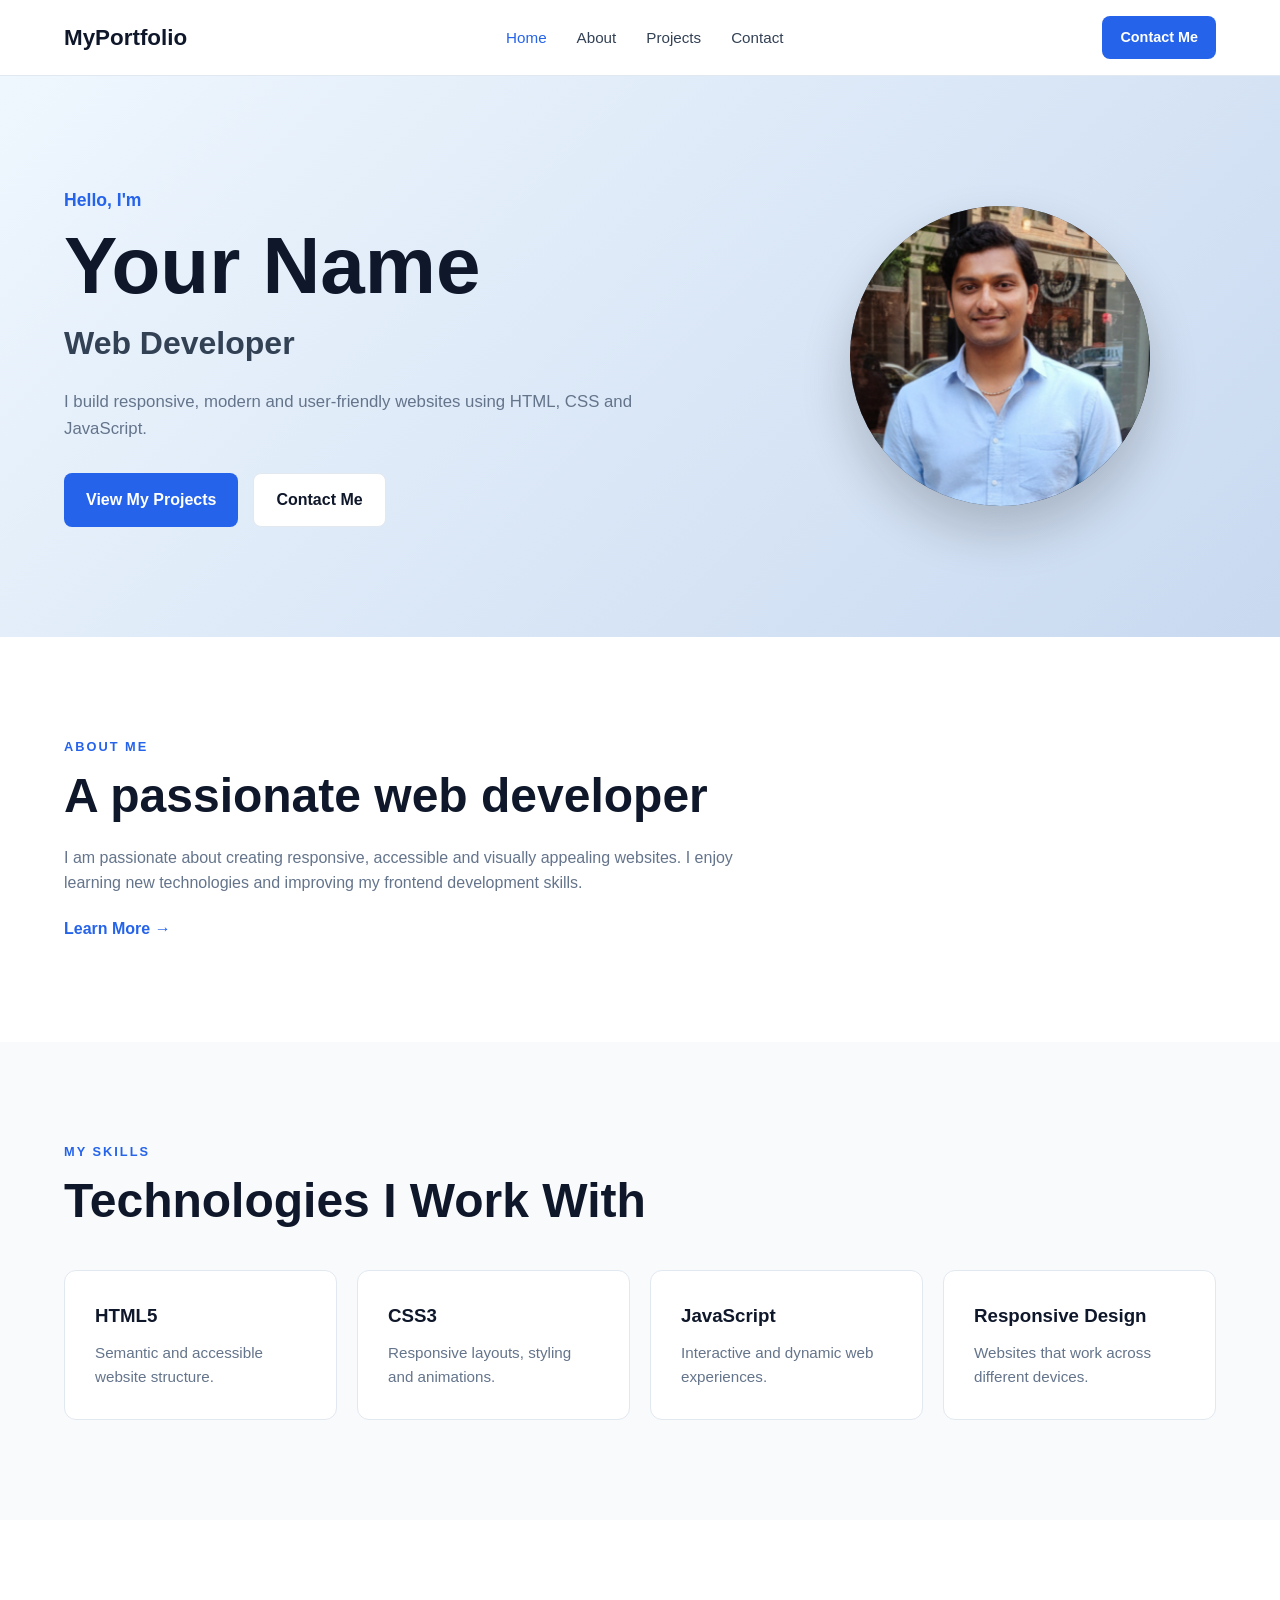
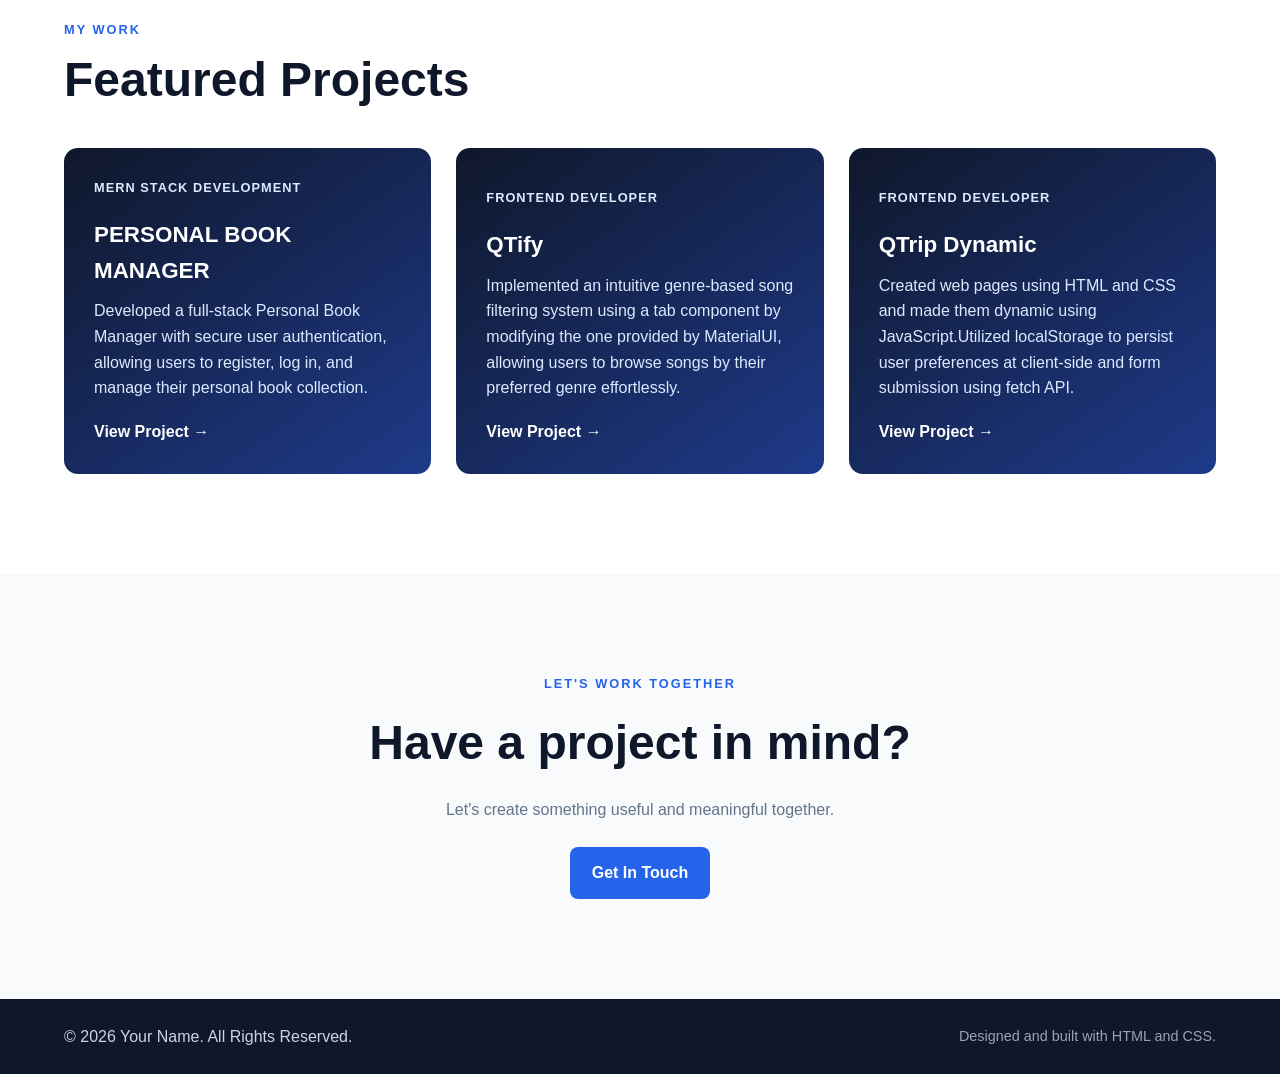
<file: index.html>
<!doctype html>
<html lang="en">
  <head>
    <meta charset="UTF-8" />
    <meta name="viewport" content="width=device-width, initial-scale=1.0" />
    <title>My Portfolio | Web Developer</title>
    <link rel="stylesheet" href="css/style.css" />
  </head>
  <body>
    <!-- Header -->
    <header class="header">
      <nav class="navbar container">
        <a href="index.html" class="logo"> MyPortfolio </a>

        <ul class="nav-links" id="nav-links">
          <li>
            <a href="index.html" class="active">Home</a>
          </li>

          <li>
            <a href="about.html">About</a>
          </li>

          <li>
            <a href="projects.html">Projects</a>
          </li>

          <li>
            <a href="contact.html">Contact</a>
          </li>
        </ul>

        <a href="contact.html" class="nav-button"> Contact Me </a>

        <button
          class="menu-toggle"
          id="menu-toggle"
          aria-label="Open navigation menu"
          aria-expanded="false"
          aria-controls="nav-links"
        >
          ☰
        </button>
      </nav>
    </header>

    <main>
      <!-- Hero section -->
      <section class="hero">
        <div class="container hero-content">
          <div class="hero-text">
            <p class="hero-intro">Hello, I'm</p>

            <h1>Your Name</h1>

            <h2>Web Developer</h2>

            <p class="hero-description">
              I build responsive, modern and user-friendly websites using HTML,
              CSS and JavaScript.
            </p>

            <div class="hero-buttons">
              <a href="projects.html" class="btn btn-primary">
                View My Projects
              </a>

              <a href="contact.html" class="btn btn-secondary"> Contact Me </a>
            </div>
          </div>

          <div class="hero-image">
            <div class="image-container">
              <img src="assets/myPic2.png" alt="Profile Image" />
            </div>
          </div>
        </div>
      </section>

      <!-- About Section -->
      <section class="about">
        <div class="container">
          <p class="section-label">ABOUT ME</p>

          <h2 class="section-title">A passionate web developer</h2>

          <p class="section-description">
            I am passionate about creating responsive, accessible and visually
            appealing websites. I enjoy learning new technologies and improving
            my frontend development skills.
          </p>

          <a href="about.html" class="text-link"> Learn More → </a>
        </div>
      </section>

      <!-- Skills Section -->
      <section class="skills">
        <div class="container">
          <p class="section-label">MY SKILLS</p>

          <h2 class="section-title">Technologies I Work With</h2>

          <div class="skills-grid">
            <article class="skill-card">
              <h3>HTML5</h3>
              <p>Semantic and accessible website structure.</p>
            </article>

            <article class="skill-card">
              <h3>CSS3</h3>
              <p>Responsive layouts, styling and animations.</p>
            </article>

            <article class="skill-card">
              <h3>JavaScript</h3>
              <p>Interactive and dynamic web experiences.</p>
            </article>

            <article class="skill-card">
              <h3>Responsive Design</h3>
              <p>Websites that work across different devices.</p>
            </article>
          </div>
        </div>
      </section>

      <!-- Projects Section -->
      <section class="projects">
        <div class="container">
          <p class="section-label">MY WORK</p>

          <h2 class="section-title">Featured Projects</h2>

          <div class="projects-grid">
            <article class="project-card">
              <div class="project-content">
                <p class="project-category">MERN Stack Development</p>

                <h3>PERSONAL BOOK MANAGER</h3>

                <p>
                  Developed a full-stack Personal Book Manager with secure user
                  authentication, allowing users to register, log in, and manage
                  their personal book collection.
                </p>

                <a
                  href="https://hrk-personal-book-manager.vercel.app/"
                  target="_blank"
                  class="text-link"
                >
                  View Project →
                </a>
              </div>
            </article>

            <article class="project-card">
              <div class="project-content">
                <p class="project-category">Frontend Developer</p>

                <h3>QTify</h3>

                <p>
                  Implemented an intuitive genre-based song filtering system
                  using a tab component by modifying the one provided by
                  MaterialUI, allowing users to browse songs by their preferred
                  genre effortlessly.
                </p>

                <a
                  href="https://hrk-qtify.vercel.app/"
                  target="_blank"
                  class="text-link"
                >
                  View Project →
                </a>
              </div>
            </article>

            <article class="project-card">
              <div class="project-content">
                <p class="project-category">Frontend Developer</p>

                <h3>QTrip Dynamic</h3>

                <p>
                  Created web pages using HTML and CSS and made them dynamic
                  using JavaScript.Utilized localStorage to persist user
                  preferences at client-side and form submission using fetch
                  API.
                </p>

                <a
                  href="https://qtrip-dynamic-rm0e1losg-harishs-projects-536290ad.vercel.app/"
                  target="_blank"
                  class="text-link"
                >
                  View Project →
                </a>
              </div>
            </article>
          </div>
        </div>
      </section>

      <!-- Call to Action Section -->
      <section class="cta-section">
        <div class="container cta-content">
          <p class="section-label">LET'S WORK TOGETHER</p>

          <h2>Have a project in mind?</h2>

          <p>Let's create something useful and meaningful together.</p>

          <a href="#" class="btn btn-primary"> Get In Touch </a>
        </div>
      </section>
    </main>

    <!-- Footer -->
    <footer class="footer">
      <div class="container footer-content">
        <p>© 2026 Your Name. All Rights Reserved.</p>

        <p class="footer-note">Designed and built with HTML and CSS.</p>
      </div>
    </footer>

    <script src="js/script.js"></script>
  </body>
</html>
</file>
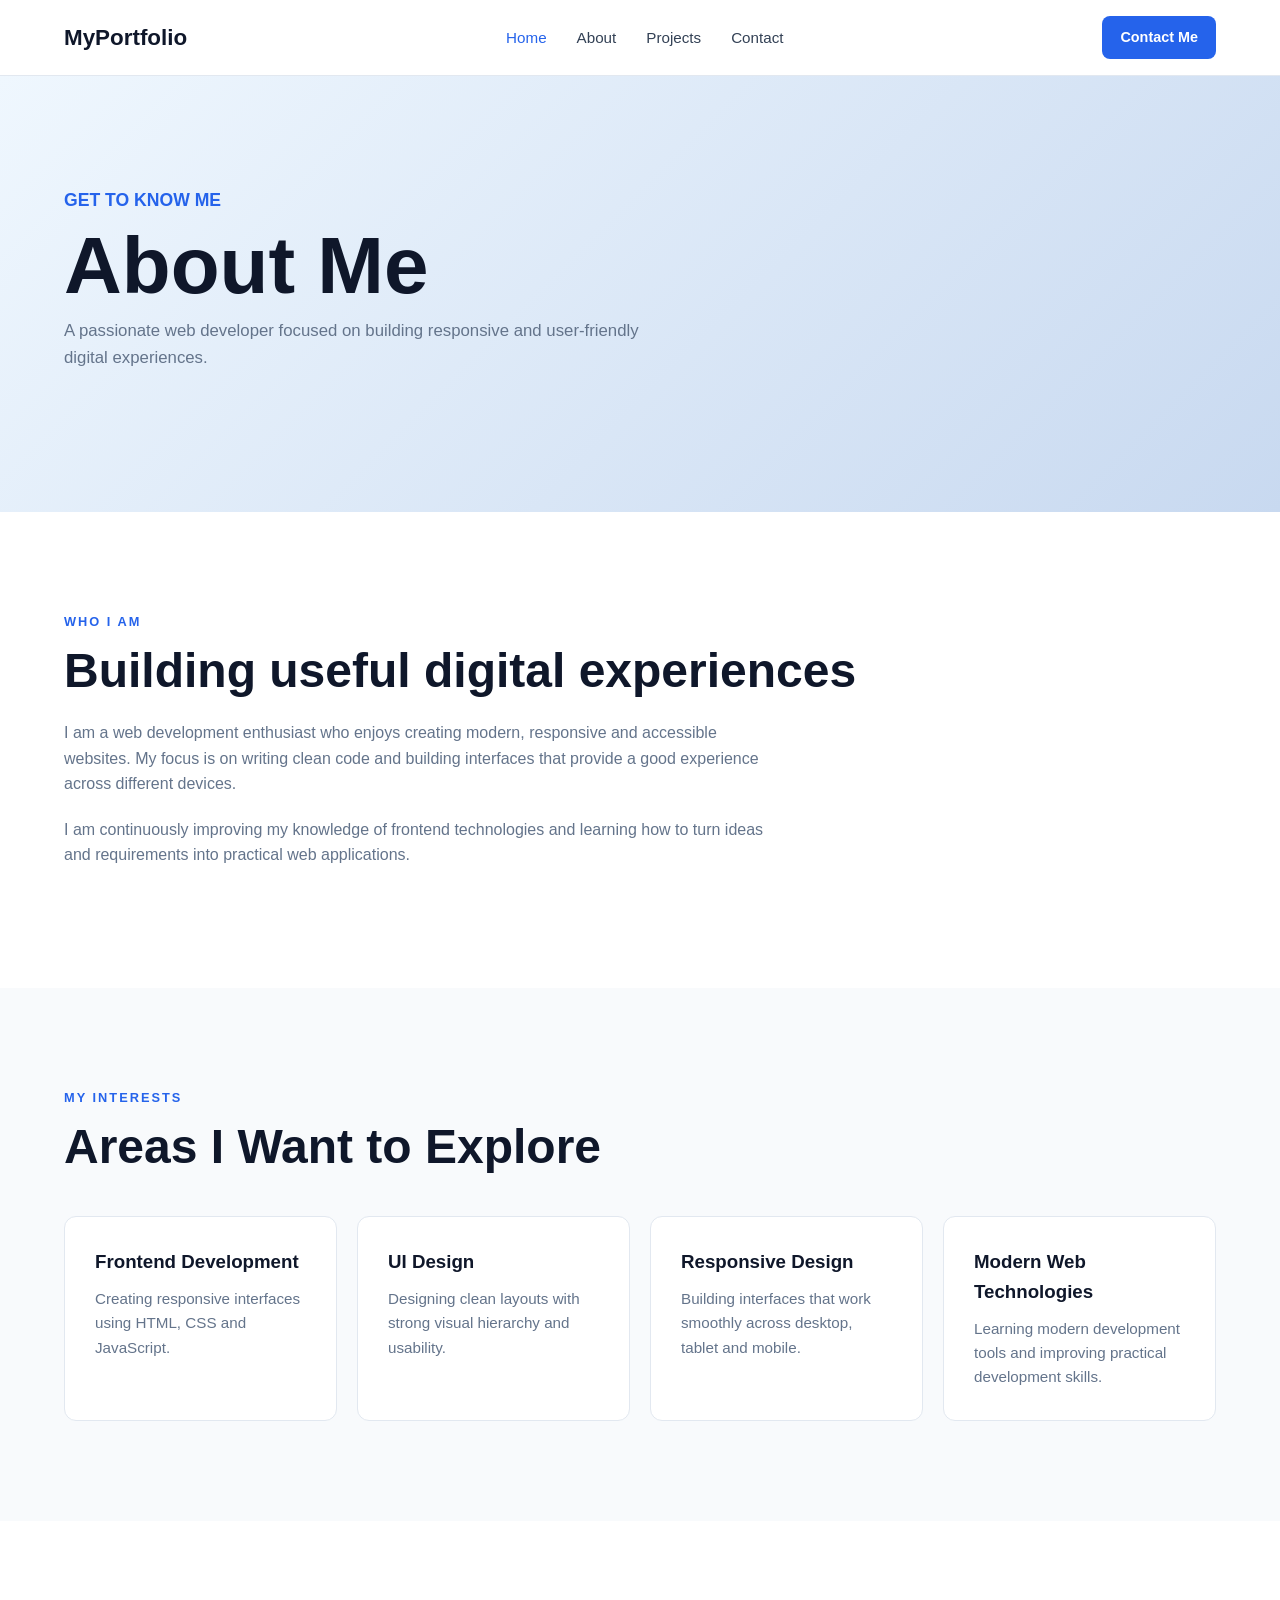
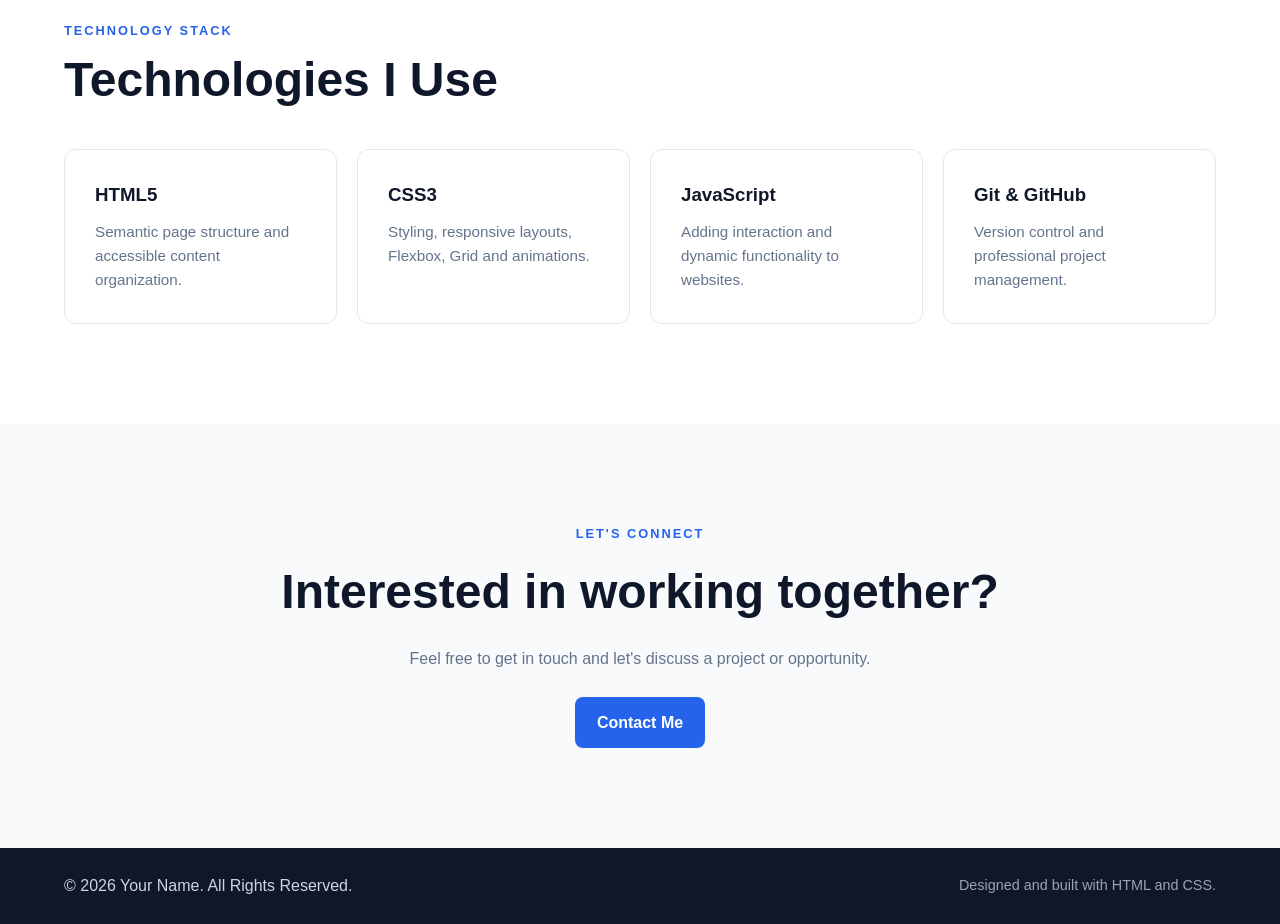
<file: about.html>
<!doctype html>
<html lang="en">
  <head>
    <meta charset="UTF-8" />
    <meta name="viewport" content="width=device-width, initial-scale=1.0" />
    <title>About Me | My Portfolio</title>
    <link rel="stylesheet" href="css/style.css" />
  </head>
  <body>
    <!-- Header -->
    <header class="header">
      <nav class="navbar container">
        <a href="index.html" class="logo"> MyPortfolio </a>

        <ul class="nav-links" id="nav-links">
          <li>
            <a href="index.html" class="active">Home</a>
          </li>

          <li>
            <a href="about.html">About</a>
          </li>

          <li>
            <a href="projects.html">Projects</a>
          </li>

          <li>
            <a href="contact.html">Contact</a>
          </li>
        </ul>

        <a href="contact.html" class="nav-button"> Contact Me </a>

        <button
          class="menu-toggle"
          id="menu-toggle"
          aria-label="Open navigation menu"
          aria-expanded="false"
          aria-controls="nav-links"
        >
          ☰
        </button>
      </nav>
    </header>

    <main>
      <!-- About hero section -->
      <section class="hero">
        <div class="container">
          <p class="hero-intro">GET TO KNOW ME</p>

          <h1>About Me</h1>

          <p class="hero-description">
            A passionate web developer focused on building responsive and
            user-friendly digital experiences.
          </p>
        </div>
      </section>

      <section class="about">
        <div class="container">
          <p class="section-label">WHO I AM</p>

          <h2 class="section-title">Building useful digital experiences</h2>

          <p class="section-description">
            I am a web development enthusiast who enjoys creating modern,
            responsive and accessible websites. My focus is on writing clean
            code and building interfaces that provide a good experience across
            different devices.
          </p>

          <p class="section-description">
            I am continuously improving my knowledge of frontend technologies
            and learning how to turn ideas and requirements into practical web
            applications.
          </p>
        </div>
      </section>

      <!-- Skills Section -->
       <section class="skills">

            <div class="container">

                <p class="section-label">
                    MY INTERESTS
                </p>

                <h2 class="section-title">
                    Areas I Want to Explore
                </h2>

                <div class="skills-grid">

                    <article class="skill-card">

                        <h3>
                            Frontend Development
                        </h3>

                        <p>
                            Creating responsive interfaces using
                            HTML, CSS and JavaScript.
                        </p>

                    </article>


                    <article class="skill-card">

                        <h3>
                            UI Design
                        </h3>

                        <p>
                            Designing clean layouts with strong
                            visual hierarchy and usability.
                        </p>

                    </article>


                    <article class="skill-card">

                        <h3>
                            Responsive Design
                        </h3>

                        <p>
                            Building interfaces that work smoothly
                            across desktop, tablet and mobile.
                        </p>

                    </article>


                    <article class="skill-card">

                        <h3>
                            Modern Web Technologies
                        </h3>

                        <p>
                            Learning modern development tools and
                            improving practical development skills.
                        </p>

                    </article>

                </div>

            </div>

        </section>

        <!-- About Technology -->
         <section class="projects">

            <div class="container">

                <p class="section-label">
                    TECHNOLOGY STACK
                </p>

                <h2 class="section-title">
                    Technologies I Use
                </h2>

                <div class="skills-grid">

                    <article class="skill-card">
                        <h3>HTML5</h3>
                        <p>
                            Semantic page structure and accessible
                            content organization.
                        </p>
                    </article>

                    <article class="skill-card">
                        <h3>CSS3</h3>
                        <p>
                            Styling, responsive layouts, Flexbox,
                            Grid and animations.
                        </p>
                    </article>

                    <article class="skill-card">
                        <h3>JavaScript</h3>
                        <p>
                            Adding interaction and dynamic
                            functionality to websites.
                        </p>
                    </article>

                    <article class="skill-card">
                        <h3>Git & GitHub</h3>
                        <p>
                            Version control and professional
                            project management.
                        </p>
                    </article>

                </div>

            </div>

        </section>


        <!-- CTA -->
        <section class="cta-section">

            <div class="container cta-content">

                <p class="section-label">
                    LET'S CONNECT
                </p>

                <h2>
                    Interested in working together?
                </h2>

                <p>
                    Feel free to get in touch and let's discuss
                    a project or opportunity.
                </p>

                <a
                    href="contact.html"
                    class="btn btn-primary"
                >
                    Contact Me
                </a>

            </div>

        </section>
    </main>

    <!-- Footer -->
    <footer class="footer">
      <div class="container footer-content">
        <p>© 2026 Your Name. All Rights Reserved.</p>

        <p class="footer-note">Designed and built with HTML and CSS.</p>
      </div>
    </footer>
    <script src="js/script.js"></script>
  </body>
</html>
</file>
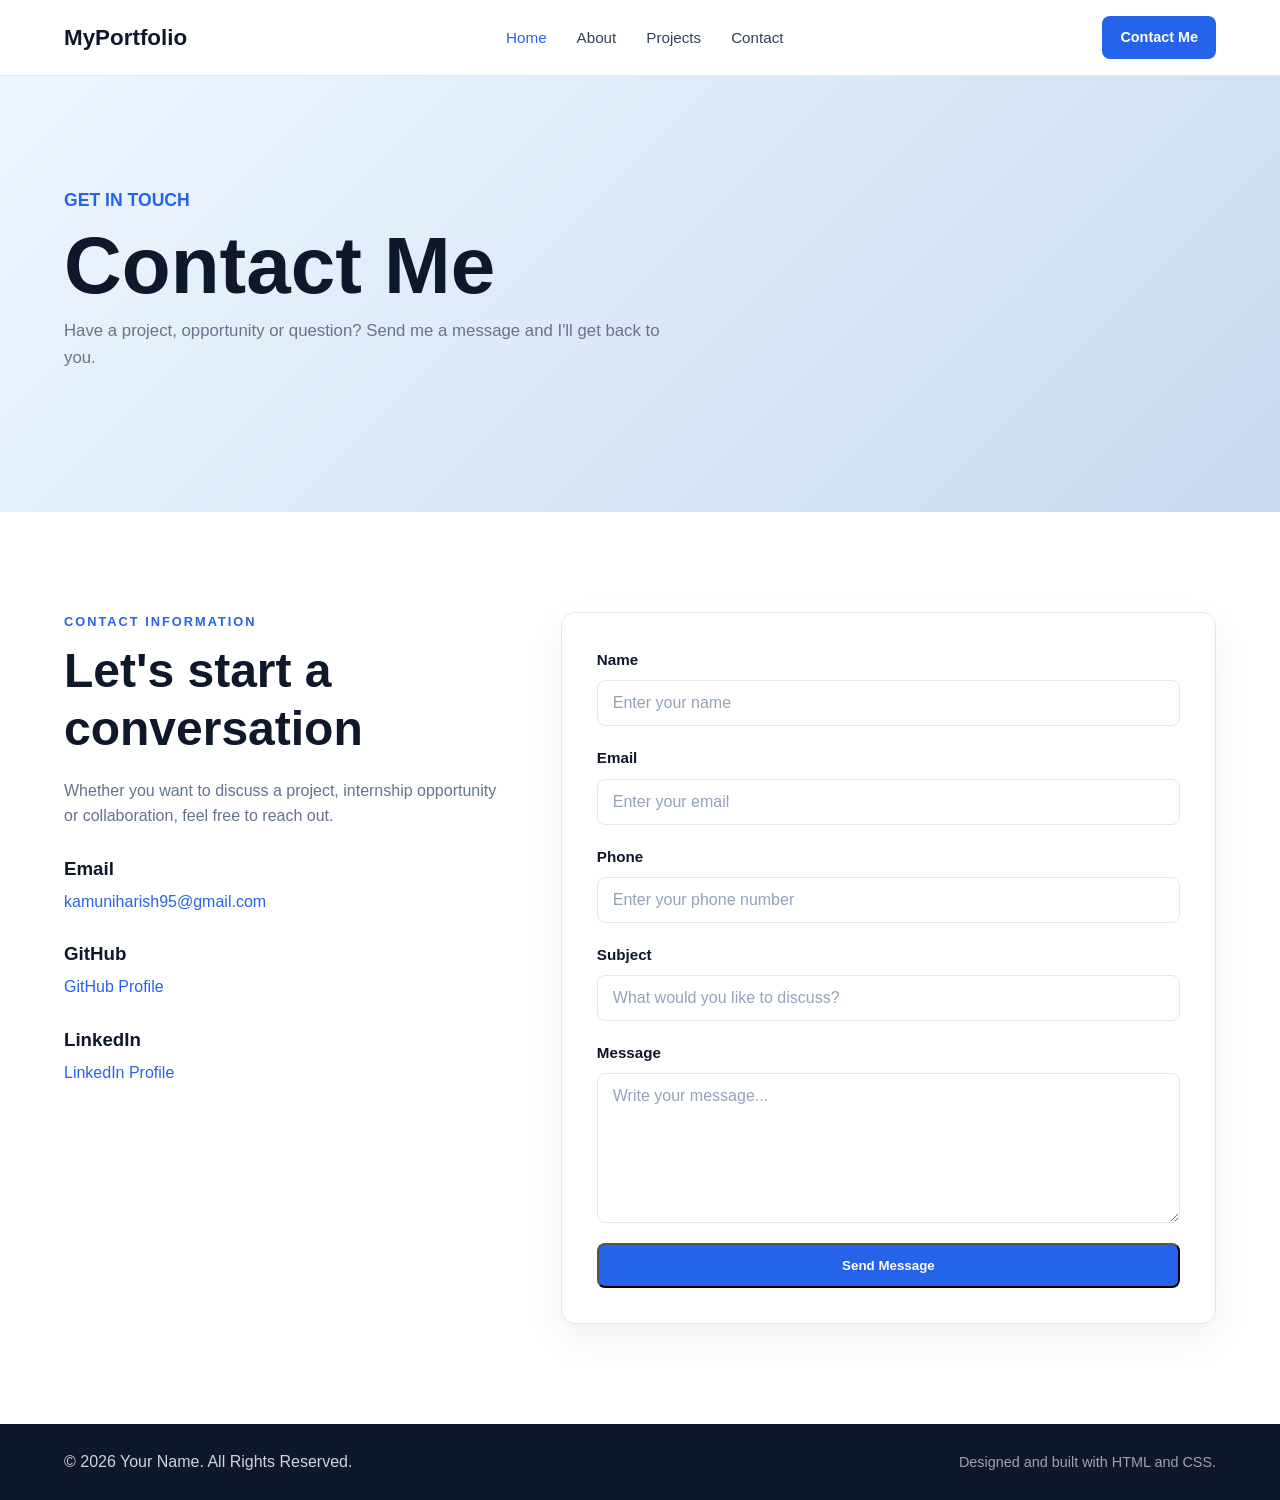
<file: contact.html>
<!DOCTYPE html>
<html lang="en">
<head>
    <meta charset="UTF-8">
    <meta name="viewport" content="width=device-width, initial-scale=1.0">
    <title>Contact | My Portfolio</title>
    <link rel="stylesheet" href="css/style.css" />
</head>
<body>
     <!-- Header -->
    <header class="header">
      <nav class="navbar container">
        <a href="index.html" class="logo"> MyPortfolio </a>

        <ul class="nav-links" id="nav-links">
          <li>
            <a href="index.html" class="active">Home</a>
          </li>

          <li>
            <a href="about.html">About</a>
          </li>

          <li>
            <a href="projects.html">Projects</a>
          </li>

          <li>
            <a href="contact.html">Contact</a>
          </li>
        </ul>

        <a href="contact.html" class="nav-button"> Contact Me </a>

        <button
          class="menu-toggle"
          id="menu-toggle"
          aria-label="Open navigation menu"
          aria-expanded="false"
          aria-controls="nav-links"
        >
          ☰
        </button>
      </nav>
    </header>

    <main>
        <!-- Hero section -->
         <section class="hero">
        <div class="container">
          <p class="hero-intro">GET IN TOUCH</p>

          <h1>Contact Me</h1>

          <p class="hero-description">
            Have a project, opportunity or question? Send me a message and I'll
            get back to you.
          </p>
        </div>
      </section>

       <!-- Contact Section -->
      <section class="about">
        <div class="container">
          <div class="contact-layout">
            <!-- Contact Information -->
            <div class="contact-info">
              <p class="section-label">CONTACT INFORMATION</p>

              <h2 class="section-title">Let's start a conversation</h2>

              <p class="section-description">
                Whether you want to discuss a project, internship opportunity or
                collaboration, feel free to reach out.
              </p>

              <div class="contact-item">
                <h3>Email</h3>

                <a href="mailto:kamuniharish95@gmail.com">
                  kamuniharish95@gmail.com
                </a>
              </div>

              <div class="contact-item">
                <h3>GitHub</h3>

                <a
                  href="https://github.com/HarishKamuni"
                  target="_blank"
                  rel="noopener noreferrer"
                >
                  GitHub Profile
                </a>
              </div>

              <div class="contact-item">
                <h3>LinkedIn</h3>

                <a
                  href="https://www.linkedin.com/in/harish-kamuni-250032195/?isSelfProfile=true"
                  target="_blank"
                  rel="noopener noreferrer"
                >
                  LinkedIn Profile
                </a>
              </div>
            </div>

            <!-- Contact Form -->
            <div class="contact-form-wrapper">
              <form
                class="contact-form"
                action="https://formsubmit.co/kamuniharish95@gmail.com"
                method="post"
              >
                <div class="form-group">    

                  <label for="name"> Name </label>

                  <input
                    type="text"
                    id="name"
                    name="name"
                    placeholder="Enter your name"
                    required
                    autocomplete="name"
                  />
                </div>

                <div class="form-group">
                  <label for="email"> Email </label>

                  <input
                    type="email"
                    id="email"
                    name="email"
                    placeholder="Enter your email"
                    required
                    autocomplete="email"
                  />
                </div>

                <div class="form-group">
                  <label for="phone"> Phone </label>

                  <input
                    type="tel"
                    id="phone"
                    name="phone"
                    placeholder="Enter your phone number"
                    autocomplete="tel"
                  />
                </div>

                <div class="form-group">
                  <label for="subject"> Subject </label>

                  <input
                    type="text"
                    id="subject"
                    name="subject"
                    placeholder="What would you like to discuss?"
                    required
                  />
                </div>

                <div class="form-group">
                  <label for="message"> Message </label>

                  <textarea
                    id="message"
                    name="message"
                    rows="6"
                    placeholder="Write your message..."
                    required
                  ></textarea>
                </div>

                <button type="submit" class="btn btn-primary">
                  Send Message
                </button>
              </form>
            </div>
          </div>
        </div>
      </section>

    </main>

     <!-- Footer -->
    <footer class="footer">
      <div class="container footer-content">
        <p>© 2026 Your Name. All Rights Reserved.</p>

        <p class="footer-note">Designed and built with HTML and CSS.</p>
      </div>
    </footer>
    <script src="js/script.js"></script>
</body>
</html>
</file>
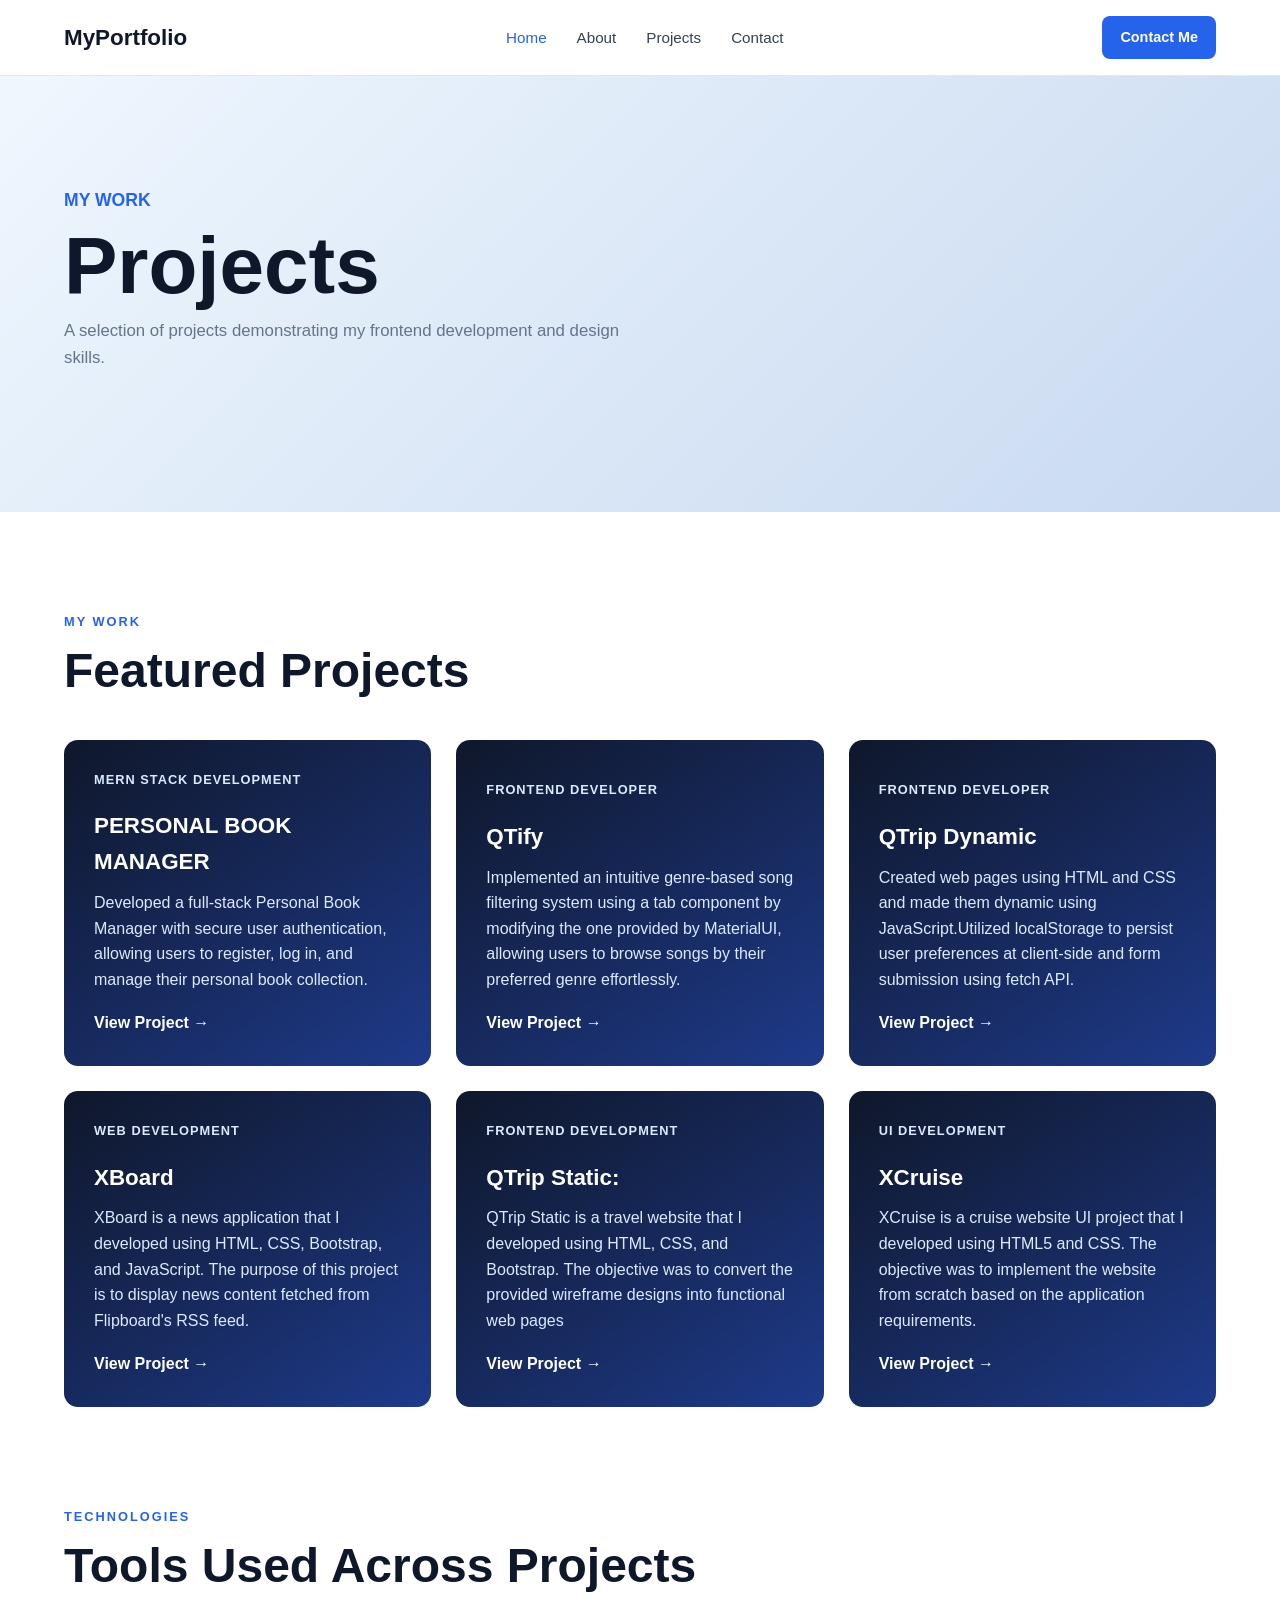
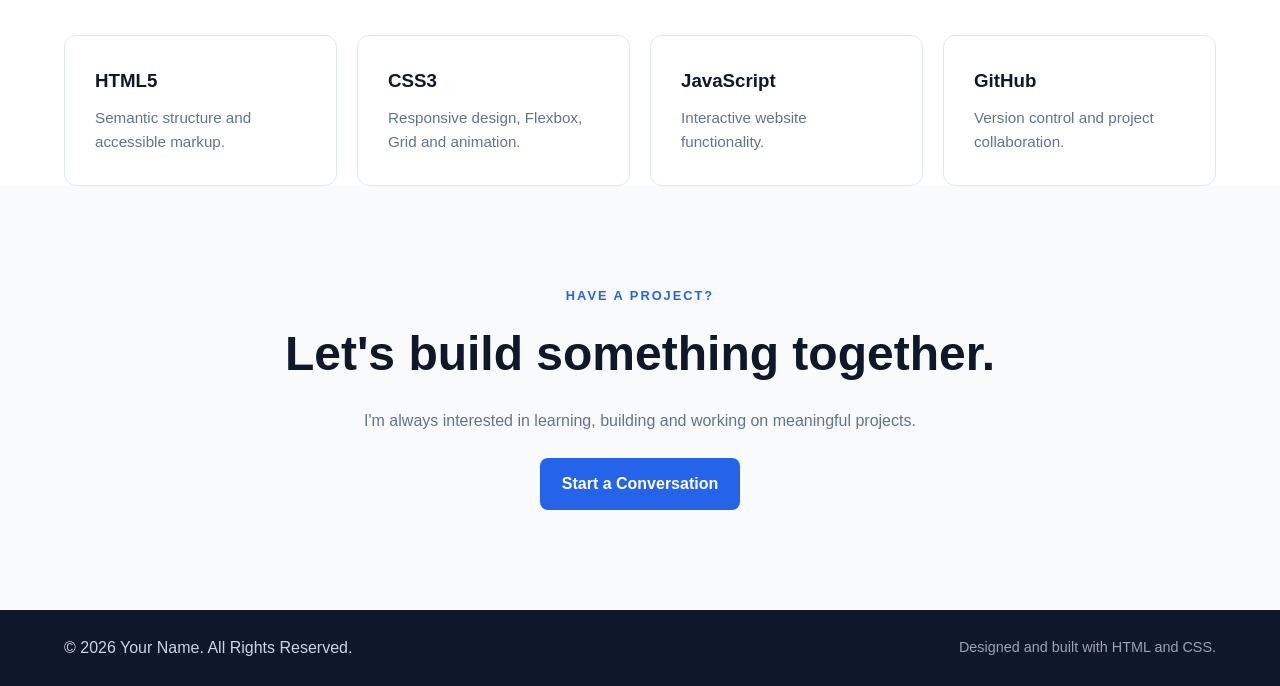
<file: projects.html>
<!doctype html>
<html lang="en">
  <head>
    <meta charset="UTF-8" />
    <meta name="viewport" content="width=device-width, initial-scale=1.0" />
    <title>Projects | My Portfolio</title>
    <link rel="stylesheet" href="css/style.css" />
  </head>
  <body>
    <!-- Header -->
    <header class="header">
      <nav class="navbar container">
        <a href="index.html" class="logo"> MyPortfolio </a>

        <ul class="nav-links" id="nav-links">
          <li>
            <a href="index.html" class="active">Home</a>
          </li>

          <li>
            <a href="about.html">About</a>
          </li>

          <li>
            <a href="projects.html">Projects</a>
          </li>

          <li>
            <a href="contact.html">Contact</a>
          </li>
        </ul>

        <a href="contact.html" class="nav-button"> Contact Me </a>

        <button
          class="menu-toggle"
          id="menu-toggle"
          aria-label="Open navigation menu"
          aria-expanded="false"
          aria-controls="nav-links"
        >
          ☰
        </button>
      </nav>
    </header>

    <main>
      <!-- Hero section -->
      <section class="hero">
        <div class="container">
          <p class="hero-intro">MY WORK</p>

          <h1>Projects</h1>

          <p class="hero-description">
            A selection of projects demonstrating my frontend development and
            design skills.
          </p>
        </div>
      </section>

      <!-- Projects Section -->
      <section class="projects">
        <div class="container">
          <p class="section-label">MY WORK</p>

          <h2 class="section-title">Featured Projects</h2>

          <div class="projects-grid">
            <article class="project-card">
              <div class="project-content">
                <p class="project-category">MERN Stack Development</p>

                <h3>PERSONAL BOOK MANAGER</h3>

                <p>
                  Developed a full-stack Personal Book Manager with secure user
                  authentication, allowing users to register, log in, and manage
                  their personal book collection.
                </p>

                <a
                  href="https://hrk-personal-book-manager.vercel.app/"
                  target="_blank"
                  class="text-link"
                >
                  View Project →
                </a>
              </div>
            </article>

            <article class="project-card">
              <div class="project-content">
                <p class="project-category">Frontend Developer</p>

                <h3>QTify</h3>

                <p>
                  Implemented an intuitive genre-based song filtering system
                  using a tab component by modifying the one provided by
                  MaterialUI, allowing users to browse songs by their preferred
                  genre effortlessly.
                </p>

                <a
                  href="https://hrk-qtify.vercel.app/"
                  target="_blank"
                  class="text-link"
                >
                  View Project →
                </a>
              </div>
            </article>

            <article class="project-card">
              <div class="project-content">
                <p class="project-category">Frontend Developer</p>

                <h3>QTrip Dynamic</h3>

                <p>
                  Created web pages using HTML and CSS and made them dynamic
                  using JavaScript.Utilized localStorage to persist user
                  preferences at client-side and form submission using fetch
                  API.
                </p>

                <a
                  href="https://qtrip-dynamic-rm0e1losg-harishs-projects-536290ad.vercel.app/"
                  target="_blank"
                  class="text-link"
                >
                  View Project →
                </a>
              </div>
            </article>
            <article class="project-card">
              <div class="project-content">
                <p class="project-category">Web Development</p>

                <h3>XBoard</h3>

                <p>
                  XBoard is a news application that I developed using HTML, CSS,
                  Bootstrap, and JavaScript. The purpose of this project is to
                  display news content fetched from Flipboard's RSS feed.
                </p>

                <a
                  href="https://kamuniharish95-me-buildout-xboard.vercel.app/"
                  target="_blank"
                  class="text-link"
                >
                  View Project →
                </a>
              </div>
            </article>
            <article class="project-card">
              <div class="project-content">
                <p class="project-category">Frontend Development</p>

                <h3>QTrip Static:</h3>

                <p>
                  QTrip Static is a travel website that I developed using HTML,
                  CSS, and Bootstrap. The objective was to convert the provided
                  wireframe designs into functional web pages
                </p>

                <a
                  href="https://qtrip-static-gml4npbwi-harishs-projects-536290ad.vercel.app/"
                  target="_blank"
                  class="text-link"
                >
                  View Project →
                </a>
              </div>
            </article>
            <article class="project-card">
              <div class="project-content">
                <p class="project-category">UI Development</p>

                <h3>XCruise</h3>

                <p>
                  XCruise is a cruise website UI project that I developed using
                  HTML5 and CSS. The objective was to implement the website from
                  scratch based on the application requirements.
                </p>

                <a
                  href="https://hrk-xcruise.netlify.app/"
                  target="_blank"
                  class="text-link"
                >
                  View Project →
                </a>
              </div>
            </article>
          </div>
        </div>
      </section>

       <!-- Skills -->
      <section class="skills-preview">
        <div class="container">
          <p class="section-label">TECHNOLOGIES</p>

          <h2 class="section-title">Tools Used Across Projects</h2>

          <div class="skills-grid">
            <article class="skill-card">
              <h3>HTML5</h3>
              <p>Semantic structure and accessible markup.</p>
            </article>

            <article class="skill-card">
              <h3>CSS3</h3>
              <p>Responsive design, Flexbox, Grid and animation.</p>
            </article>

            <article class="skill-card">
              <h3>JavaScript</h3>
              <p>Interactive website functionality.</p>
            </article>

            <article class="skill-card">
              <h3>GitHub</h3>
              <p>Version control and project collaboration.</p>
            </article>
          </div>
        </div>
      </section>

       <!-- CTA -->
      <section class="cta-section">
        <div class="container cta-content">
          <p class="section-label">HAVE A PROJECT?</p>

          <h2>Let's build something together.</h2>

          <p>
            I'm always interested in learning, building and working on
            meaningful projects.
          </p>

          <a href="contact.html" class="btn btn-primary">
            Start a Conversation
          </a>
        </div>
      </section>
    </main>

    <!-- Footer -->
    <footer class="footer">
      <div class="container footer-content">
        <p>© 2026 Your Name. All Rights Reserved.</p>

        <p class="footer-note">Designed and built with HTML and CSS.</p>
      </div>
    </footer>
    <script src="js/script.js"></script>
  </body>
</html>
</file>
<file: css/style.css>
* {
  margin: 0;
  padding: 0;
  box-sizing: border-box;
}

:root {
  --primary-color: #2563eb;
  --primary-dark: #1d4ed8;

  --dark-color: #0f172a;
  --text-color: #334155;
  --muted-color: #64748b;

  --background-color: #ffffff;
  --light-background: #f8fafc;

  --border-color: #e2e8f0;

  --white: #ffffff;

  --container-width: 1180px;

  --section-padding: 100px;
}

html {
  scroll-behavior: smooth;
}

body {
  font-family: Arial, Helvetica, sans-serif;

  color: var(--text-color);

  background-color: var(--background-color);

  line-height: 1.6;
}

a {
  text-decoration: none;
  color: inherit;
}

ul {
  list-style: none;
}

img {
  max-width: 100%;
  display: block;
}

.container {
  width: min(90%, var(--container-width));

  margin: 0 auto;
}

.header {
  background-color: var(--white);

  border-bottom: 1px solid var(--border-color);

  position: sticky;
  top: 0;
  z-index: 1000;
}

.navbar {
  min-height: 75px;

  display: flex;

  align-items: center;

  justify-content: space-between;

  gap: 30px;
}

.logo {
  font-size: 1.4rem;

  font-weight: 700;

  color: var(--dark-color);
}

.nav-links {
  display: flex;

  align-items: center;

  gap: 30px;
}

.nav-links a {
  color: var(--text-color);

  font-size: 0.95rem;

  font-weight: 500;

  transition: color 0.3s ease;
}

.nav-links a:hover,
.nav-links a.active {
  color: var(--primary-color);
}

.nav-button {
  padding: 10px 18px;

  color: var(--white);

  background-color: var(--primary-color);

  border-radius: 8px;

  font-size: 0.9rem;

  font-weight: 600;

  transition:
    background-color 0.3s ease,
    transform 0.3s ease;
}

.nav-button:hover {
  background-color: var(--primary-dark);
  transform: translateY(-2px);
}

.menu-toggle {
  display: none;
  border: 0;
  background: transparent;
  color: #1f2937;
  font-size: 1.8rem;
  cursor: pointer;
}

/* Hero Section */
.hero {
  padding: 110px 0;

  background: linear-gradient(135deg, #eff7fe, #c8d9f0);
}

.hero-content {
  display: grid;

  grid-template-columns: 1.2fr 0.8fr;

  align-items: center;

  gap: 70px;
}

.hero-intro {
  color: var(--primary-color);

  font-size: 1.1rem;

  font-weight: 600;

  margin-bottom: 10px;
}

.hero h1 {
  color: var(--dark-color);

  font-size: clamp(2.5rem, 7vw, 5rem);

  line-height: 1.05;

  margin-bottom: 10px;
}

.hero h2 {
  color: var(--text-color);

  font-size: clamp(1.4rem, 3vw, 2rem);

  margin-bottom: 20px;
}

.hero-description {
  max-width: 600px;

  color: var(--muted-color);

  font-size: 1.05rem;

  margin-bottom: 30px;
}

.hero-buttons {
  display: flex;

  flex-wrap: wrap;

  gap: 15px;
}

.hero-image {
  display: flex;

  justify-content: center;

  align-items: center;
}

.image-container {
  width: 300px;
  height: 300px;

  display: flex;

  align-items: center;

  justify-content: center;

  border-radius: 50%;

  background: linear-gradient(135deg, var(--muted-color), #0e0e0e);

  color: var(--white);

  font-size: 5rem;

  font-weight: 700;

  box-shadow: 0 25px 50px rgba(9, 10, 10, 0.2);
}
.image-container img {
  width: 100%;
  height: 100%;

  object-fit: cover;

  border-radius: 50%;
}
.image-container img:hover {
  transform: scale(1.05);
  transition: transform 0.3s ease;
}

/* Buttons */
.btn {
  display: inline-flex;

  align-items: center;

  justify-content: center;

  padding: 13px 22px;

  border-radius: 8px;

  font-weight: 600;

  transition:
    transform 0.3s ease,
    background-color 0.3s ease;
}

.btn:hover {
  transform: translateY(-2px);
}

.btn-primary {
  color: var(--white);

  background-color: var(--primary-color);
}

.btn-primary:hover {
  background-color: var(--primary-dark);
}

.btn-secondary {
  color: var(--dark-color);

  background-color: var(--white);

  border: 1px solid var(--border-color);
}

.btn-secondary:hover {
  background-color: var(--light-background);
}

/* Common Things */
.about,
.skills,
.projects,
.cta-section {
  padding: var(--section-padding) 0;
}

.skills,
.cta-section {
  background-color: var(--light-background);
}

.section-label {
  color: var(--primary-color);

  font-size: 0.8rem;

  font-weight: 700;

  letter-spacing: 2px;

  margin-bottom: 10px;
}

.section-title {
  color: var(--dark-color);

  font-size: clamp(2rem, 4vw, 3rem);

  line-height: 1.2;

  margin-bottom: 20px;
}

.section-description {
  max-width: 700px;

  color: var(--muted-color);

  margin-bottom: 20px;
}

.text-link {
  color: var(--primary-color);

  font-weight: 600;
  display: inline-block;
  transition:
    color 0.3s ease,
    transform 0.3s ease;
}

.text-link:hover {
  color: var(--primary-dark);
  transform: translateX(2px);
}

.skills-grid {
  display: grid;

  grid-template-columns: repeat(4, 1fr);

  gap: 20px;

  margin-top: 40px;
}

.skill-card {
  padding: 30px;

  background-color: var(--white);

  border: 1px solid var(--border-color);

  border-radius: 12px;

  transition:
    transform 0.3s ease,
    box-shadow 0.3s ease;
}

.skill-card:hover {
  transform: translateY(-5px);

  box-shadow: 0 15px 30px rgba(15, 23, 42, 0.08);
}

.skill-card h3 {
  color: var(--dark-color);

  margin-bottom: 10px;
}

.skill-card p {
  color: var(--muted-color);

  font-size: 0.95rem;
}

/* Projects Section */

.projects-grid {
  display: grid;

  grid-template-columns: repeat(3, 1fr);

  gap: 25px;

  margin-top: 40px;
}

.project-card {
  min-height: 300px;

  display: flex;

  align-items: flex-end;

  padding: 30px;

  border-radius: 14px;

  background: linear-gradient(145deg, #0f172a, #1e3a8a);

  color: var(--white);

  transition:
    transform 0.3s ease,
    box-shadow 0.3s ease;
}

.project-card:hover {
  transform: translateY(-8px);

  box-shadow: 0 20px 40px rgba(15, 23, 42, 0.15);
}

.project-content {
  width: 100%;
}

.project-category {
  color: #bfdbfe;

  font-size: 0.8rem;

  font-weight: 600;

  text-transform: uppercase;

  letter-spacing: 1px;

  margin-bottom: 8px;
}

.project-card h3 {
  font-size: 1.4rem;

  margin-bottom: 10px;
}

.project-card p {
  color: #dbeafe;

  margin-bottom: 18px;
}

.project-card .text-link {
  color: var(--white);
}

/* CTA */
.cta-content {
  text-align: center;
}

.cta-content h2 {
  color: var(--dark-color);

  font-size: clamp(2rem, 4vw, 3rem);

  margin-bottom: 15px;
}

.cta-content p:not(.section-label) {
  color: var(--muted-color);

  margin-bottom: 25px;
}

/* footer */
.footer {
  background-color: var(--dark-color);

  color: #cbd5e1;

  padding: 25px 0;
}

.footer-content {
  display: flex;

  align-items: center;

  justify-content: space-between;

  gap: 20px;
}
.footer-note {
  color: #9ca3af;
  font-size: 0.9rem;
}


/* contact */
.contact-layout {
  display: grid;

  grid-template-columns: 0.8fr 1.2fr;

  gap: 60px;

  align-items: start;
}

.contact-item {
  margin-top: 25px;
}

.contact-item h3 {
  color: var(--dark-color);

  margin-bottom: 5px;
}

.contact-item a {
  color: var(--primary-color);

  transition: color 0.3s ease;
}

.contact-item a:hover {
  color: var(--primary-dark);
}

.contact-form-wrapper {
  padding: 35px;

  background-color: var(--white);

  border: 1px solid var(--border-color);

  border-radius: 14px;

  box-shadow: 0 15px 40px rgba(15, 23, 42, 0.06);
}

.contact-form {
  display: flex;

  flex-direction: column;

  gap: 20px;
}

.form-group {
  display: flex;

  flex-direction: column;

  gap: 8px;
}

.form-group label {
  color: var(--dark-color);

  font-weight: 600;

  font-size: 0.95rem;
}

.form-group input,
.form-group textarea {
  width: 100%;

  padding: 13px 15px;

  border: 1px solid var(--border-color);

  border-radius: 8px;

  background-color: var(--white);

  color: var(--dark-color);

  font-family: inherit;

  font-size: 1rem;

  transition:
    border-color 0.3s ease,
    box-shadow 0.3s ease;
}

.form-group textarea {
  resize: vertical;

  min-height: 150px;
}

.form-group input::placeholder,
.form-group textarea::placeholder {
  color: #94a3b8;
}

.form-group input:focus,
.form-group textarea:focus {
  border-color: var(--primary-color);

  box-shadow: 0 0 0 3px rgba(37, 99, 235, 0.1);

  outline: none;
}

/* accessible focus styles */
a:focus-visible,
button:focus-visible,
input:focus-visible,
textarea:focus-visible {
  outline: 3px solid var(--primary-color);

  outline-offset: 3px;
}

/* media queries */

/* Tablet */

@media (max-width: 900px) {
  .nav-links {
    gap: 18px;
  }

  .hero-content {
    grid-template-columns: 1fr;

    text-align: center;
  }

  .hero-description {
    margin-left: auto;
    margin-right: auto;
  }

  .hero-buttons {
    justify-content: center;
  }

  .skills-grid {
    grid-template-columns: repeat(2, 1fr);
  }

  .projects-grid {
    grid-template-columns: repeat(2, 1fr);
  }

  .hero-image {
    order: -1;
  }

  .contact-layout {
    grid-template-columns: 1fr;

    gap: 40px;
  }
}

/* Mobile */

@media (max-width: 768px) {
  :root {
    --section-padding: 70px;
  }

  .navbar {
    flex-wrap: wrap;

    padding: 15px 0;
  }

  .nav-links {
    width: 100%;

    order: 3;

    justify-content: center;

    flex-wrap: wrap;
  }

  .nav-button {
    display: none;
  }

  .navbar {
    flex-wrap: wrap;
  }

  .menu-toggle {
    display: block;
  }

  .nav-links {
    display: none;
    flex-direction: column;
    align-items: stretch;
    width: 100%;
    gap: 0;
  }

  .nav-links.open {
    display: flex;
  }

  .nav-links a {
    display: block;
    padding: 8px 0;
    text-align: center;
  }

  .hero {
    padding: 80px 0;
  }

  .image-container {
    width: 220px;
    height: 220px;

    font-size: 3.5rem;
  }

  .skills-grid,
  .projects-grid {
    grid-template-columns: 1fr;
  }

  .footer-content {
    flex-direction: column;

    text-align: center;
  }

  .footer-links {
    flex-wrap: wrap;

    justify-content: center;
  }
}

/* small mobile */

@media (max-width: 480px) {
  .container {
    width: 92%;
  }

  .hero-buttons {
    flex-direction: column;
  }

  .hero-buttons .btn {
    width: 100%;
  }

  .image-container {
    width: 190px;
    height: 190px;
  }

  .contact-form-wrapper {
    padding: 22px;
  }
}
</file>
